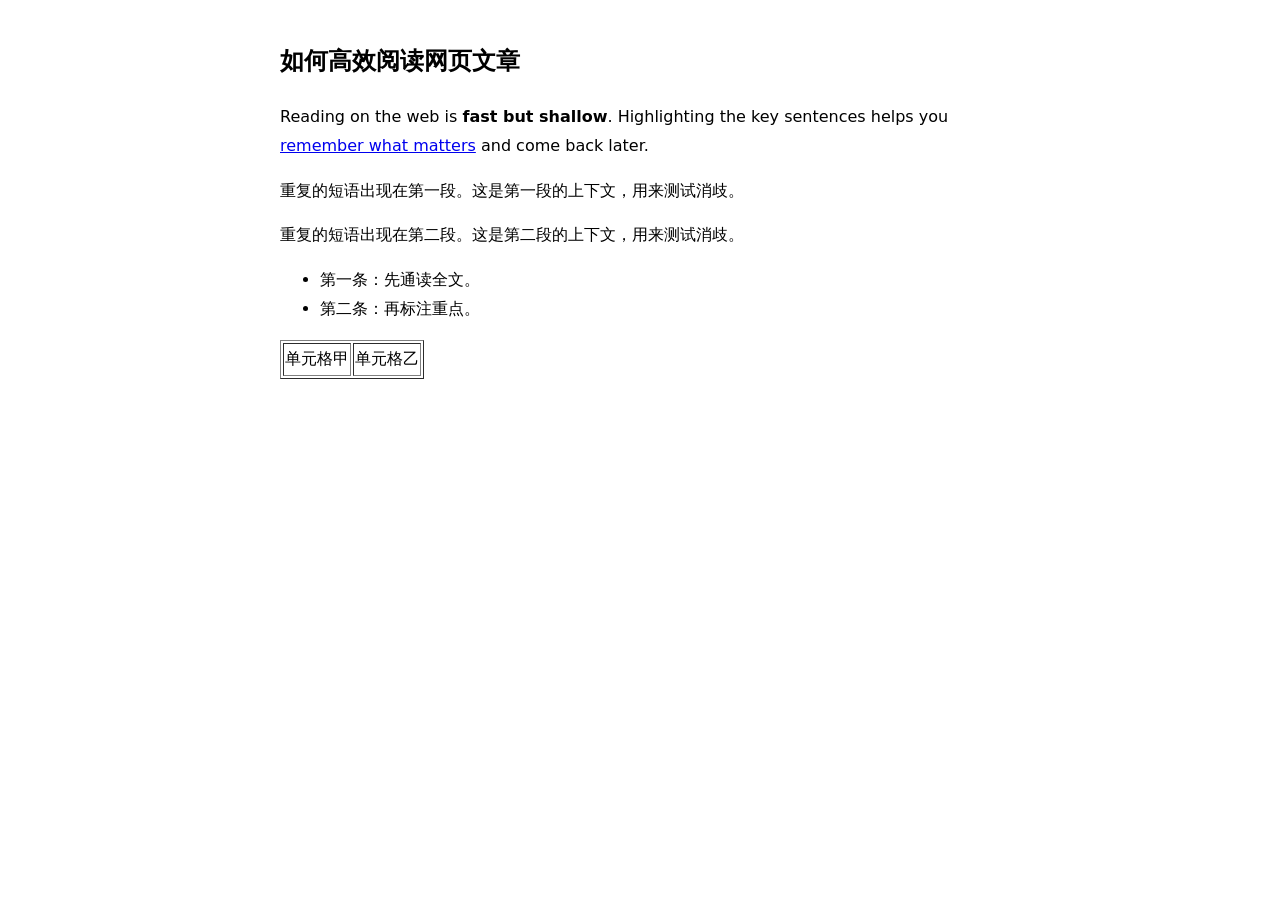
<file: test/index.html>
<!doctype html>
<html lang="zh-CN">
<head>
  <meta charset="utf-8" />
  <title>WebComment 测试文章</title>
  <link rel="stylesheet" href="../src/content/highlight.css" />
  <style>
    body { max-width: 720px; margin: 40px auto; padding: 0 16px; font: 16px/1.8 system-ui, "Microsoft YaHei", sans-serif; }
    /* Simulates hostile site CSS */
    mark { background: red; padding: 10px; }
    div { position: relative; }
  </style>
  <script src="chrome-mock.js"></script>
</head>
<body>
  <article>
    <h1>如何高效阅读网页文章</h1>
    <p id="lead">Reading on the web is <b>fast but shallow</b>. Highlighting the key sentences helps you <a href="#x">remember what matters</a> and come back later.</p>
    <p id="rep1">重复的短语出现在第一段。这是第一段的上下文，用来测试消歧。</p>
    <p id="rep2">重复的短语出现在第二段。这是第二段的上下文，用来测试消歧。</p>
    <ul>
      <li>第一条：先通读全文。</li>
      <li>第二条：再标注重点。</li>
    </ul>
    <table border="1">
      <tr><td>单元格甲</td><td>单元格乙</td></tr>
    </table>
    <div id="lazy"></div>
  </article>
  <script>
    // Content that appears later, like lazy-loaded / SPA-rendered text.
    setTimeout(() => {
      document.getElementById('lazy').innerHTML = '<p id="lazyp">这段文字是延迟两秒加载的内容。</p>';
    }, 2000);
  </script>
  <script>
    // "#shifted" variant: same URL key, but the page content changed since the notes were made.
    if (location.hash === '#shifted') {
      const p = document.createElement('p');
      p.textContent = '【新插入的段落】页面改版后在文章开头多了一段话，所有文字的位置都往后移了。重复的短语也出现在这里。';
      document.querySelector('article').prepend(p);
      const lead = document.getElementById('lead');
      lead.innerHTML = lead.innerHTML.replace(/ /g, '\n   ');
    }
  </script>
  <script src="../src/shared/core.js"></script>
  <script src="../src/content/anchor.js"></script>
  <script src="../src/content/highlighter.js"></script>
  <script src="../src/content/ui.js"></script>
  <script src="../src/content/content.js"></script>
  <script>
    // Test helper: select the text of `needle` inside element `id` (can span inline children).
    window.__select = (id, needle, occurrence = 0) => {
      const root = document.getElementById(id);
      const idx = WCN.anchor.buildIndex(root);
      let at = -1;
      for (let i = 0; i <= occurrence; i++) at = idx.text.indexOf(needle, at + 1);
      if (at < 0) throw new Error('needle not found');
      const pos = (off) => {
        const n = WCN.anchor.nodeAt(idx, off);
        return [idx.nodes[n], off - idx.starts[n]];
      };
      const r = document.createRange();
      r.setStart(...pos(at));
      const [en, eo] = pos(at + needle.length - 1);
      r.setEnd(en, eo + 1);
      getSelection().removeAllRanges();
      getSelection().addRange(r);
      return getSelection().toString();
    };
  </script>
</body>
</html>
</file>
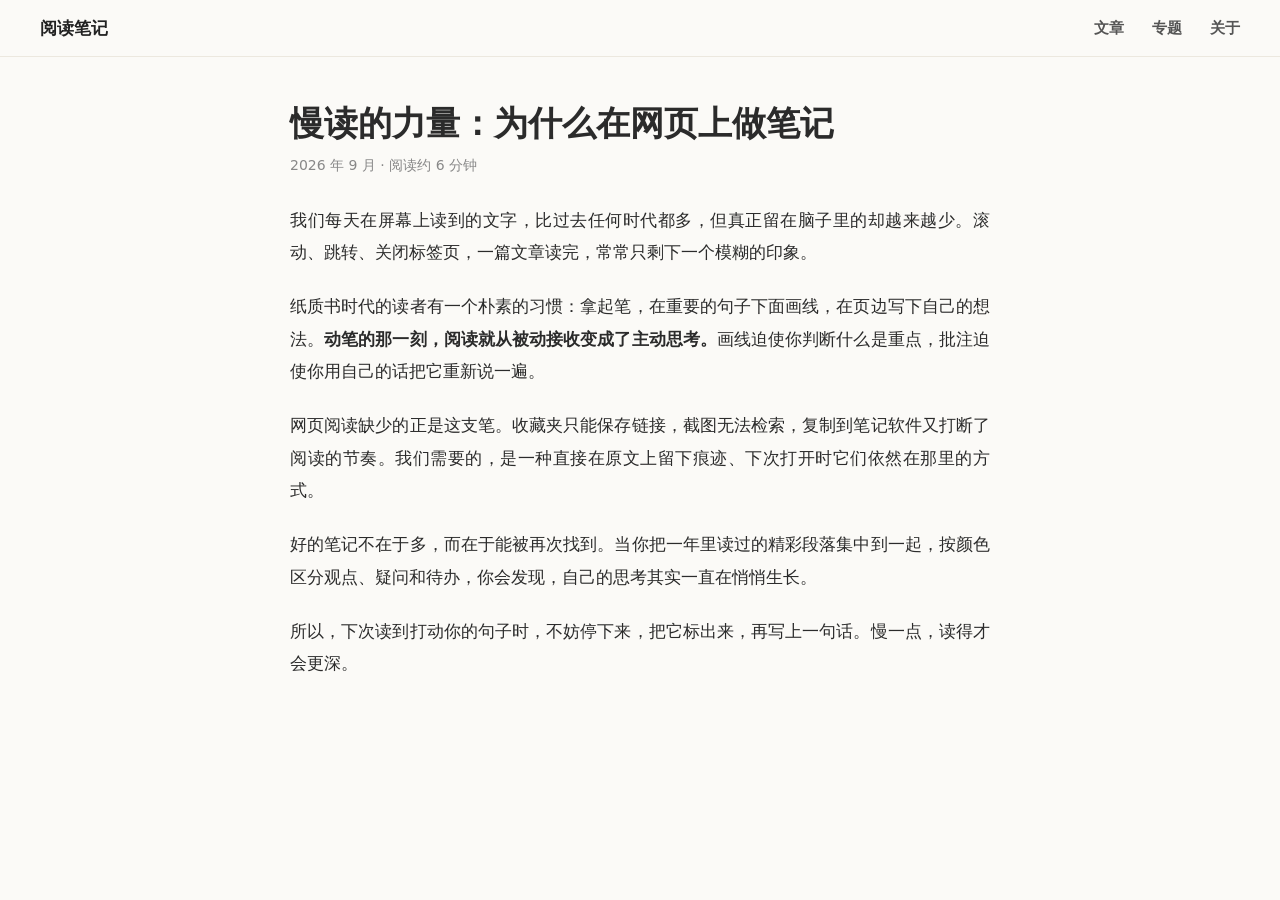
<file: docs/demo-article.html>
<!doctype html>
<html lang="zh-CN">
<head>
  <!-- Plain demo article (no extension code) used by scripts/screenshots.js with the real extension loaded. -->
  <meta charset="utf-8" />
  <title>慢读的力量：为什么在网页上做笔记</title>
  <style>
    body { margin: 0; background: #fbfaf7; color: #2b2b2b; font: 17px/1.9 "Noto Serif SC", "Songti SC", "SimSun", Georgia, serif; }
    .nav { height: 56px; display: flex; align-items: center; padding: 0 40px; border-bottom: 1px solid #ece8df; font: 600 15px/1 system-ui, "Microsoft YaHei", sans-serif; color: #555; gap: 28px; }
    .nav b { color: #222; font-size: 17px; margin-right: auto; }
    article { max-width: 700px; margin: 44px auto; padding: 0 20px; }
    h1 { font-size: 34px; line-height: 1.35; margin: 0 0 10px; }
    .byline { font: 14px system-ui, "Microsoft YaHei", sans-serif; color: #888; margin-bottom: 30px; }
    p { margin: 0 0 22px; text-align: justify; }
  </style>
</head>
<body>
  <div class="nav"><b>阅读笔记</b><span>文章</span><span>专题</span><span>关于</span></div>
  <article>
    <h1>慢读的力量：为什么在网页上做笔记</h1>
    <div class="byline">2026 年 9 月 · 阅读约 6 分钟</div>
    <p id="p1">我们每天在屏幕上读到的文字，比过去任何时代都多，但真正留在脑子里的却越来越少。滚动、跳转、关闭标签页，一篇文章读完，常常只剩下一个模糊的印象。</p>
    <p id="p2">纸质书时代的读者有一个朴素的习惯：拿起笔，在重要的句子下面画线，在页边写下自己的想法。<strong>动笔的那一刻，阅读就从被动接收变成了主动思考。</strong>画线迫使你判断什么是重点，批注迫使你用自己的话把它重新说一遍。</p>
    <p id="p3">网页阅读缺少的正是这支笔。收藏夹只能保存链接，截图无法检索，复制到笔记软件又打断了阅读的节奏。我们需要的，是一种直接在原文上留下痕迹、下次打开时它们依然在那里的方式。</p>
    <p id="p4">好的笔记不在于多，而在于能被再次找到。当你把一年里读过的精彩段落集中到一起，按颜色区分观点、疑问和待办，你会发现，自己的思考其实一直在悄悄生长。</p>
    <p id="p5">所以，下次读到打动你的句子时，不妨停下来，把它标出来，再写上一句话。慢一点，读得才会更深。</p>
  </article>
</body>
</html>
</file>
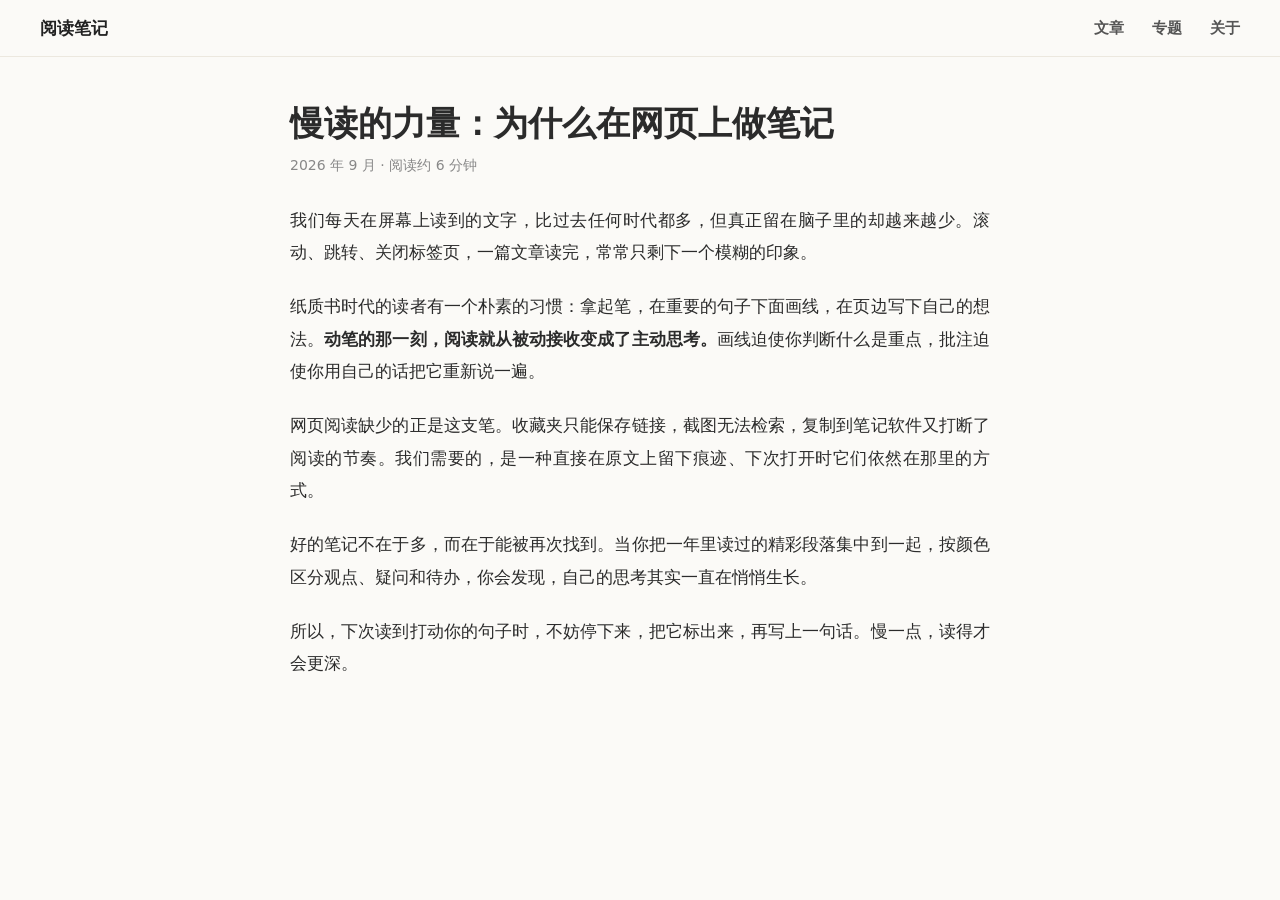
<file: store/demo.html>
<!doctype html>
<html lang="zh-CN">
<head>
  <meta charset="utf-8" />
  <title>慢读的力量：为什么在网页上做笔记</title>
  <link rel="stylesheet" href="../src/content/highlight.css" />
  <style>
    body { margin: 0; background: #fbfaf7; color: #2b2b2b; font: 17px/1.9 "Noto Serif SC", "Songti SC", "SimSun", Georgia, serif; }
    .nav { height: 56px; display: flex; align-items: center; padding: 0 40px; border-bottom: 1px solid #ece8df; font: 600 15px/1 system-ui, "Microsoft YaHei", sans-serif; color: #555; gap: 28px; }
    .nav b { color: #222; font-size: 17px; margin-right: auto; }
    article { max-width: 700px; margin: 44px auto; padding: 0 20px; }
    h1 { font-size: 34px; line-height: 1.35; margin: 0 0 10px; }
    .byline { font: 14px system-ui, "Microsoft YaHei", sans-serif; color: #888; margin-bottom: 30px; }
    p { margin: 0 0 22px; text-align: justify; }
  </style>
  <script src="../test/chrome-mock.js"></script>
</head>
<body>
  <div class="nav"><b>阅读笔记</b><span>文章</span><span>专题</span><span>关于</span></div>
  <article>
    <h1>慢读的力量：为什么在网页上做笔记</h1>
    <div class="byline">2026 年 9 月 · 阅读约 6 分钟</div>
    <p id="p1">我们每天在屏幕上读到的文字，比过去任何时代都多，但真正留在脑子里的却越来越少。滚动、跳转、关闭标签页，一篇文章读完，常常只剩下一个模糊的印象。</p>
    <p id="p2">纸质书时代的读者有一个朴素的习惯：拿起笔，在重要的句子下面画线，在页边写下自己的想法。<strong>动笔的那一刻，阅读就从被动接收变成了主动思考。</strong>画线迫使你判断什么是重点，批注迫使你用自己的话把它重新说一遍。</p>
    <p id="p3">网页阅读缺少的正是这支笔。收藏夹只能保存链接，截图无法检索，复制到笔记软件又打断了阅读的节奏。我们需要的，是一种直接在原文上留下痕迹、下次打开时它们依然在那里的方式。</p>
    <p id="p4">好的笔记不在于多，而在于能被再次找到。当你把一年里读过的精彩段落集中到一起，按颜色区分观点、疑问和待办，你会发现，自己的思考其实一直在悄悄生长。</p>
    <p id="p5">所以，下次读到打动你的句子时，不妨停下来，把它标出来，再写上一句话。慢一点，读得才会更深。</p>
  </article>
  <script src="../src/shared/core.js"></script>
  <script src="../src/content/anchor.js"></script>
  <script src="../src/content/highlighter.js"></script>
  <script src="../src/content/ui.js"></script>
  <script src="../src/content/content.js"></script>
  <script>
    window.__select = (id, needle) => {
      const idx = WCN.anchor.buildIndex(document.getElementById(id));
      const at = idx.text.indexOf(needle);
      const pos = (off) => { const n = WCN.anchor.nodeAt(idx, off); return [idx.nodes[n], off - idx.starts[n]]; };
      const r = document.createRange();
      r.setStart(...pos(at));
      const [en, eo] = pos(at + needle.length - 1);
      r.setEnd(en, eo + 1);
      getSelection().removeAllRanges();
      getSelection().addRange(r);
    };
  </script>
</body>
</html>
</file>
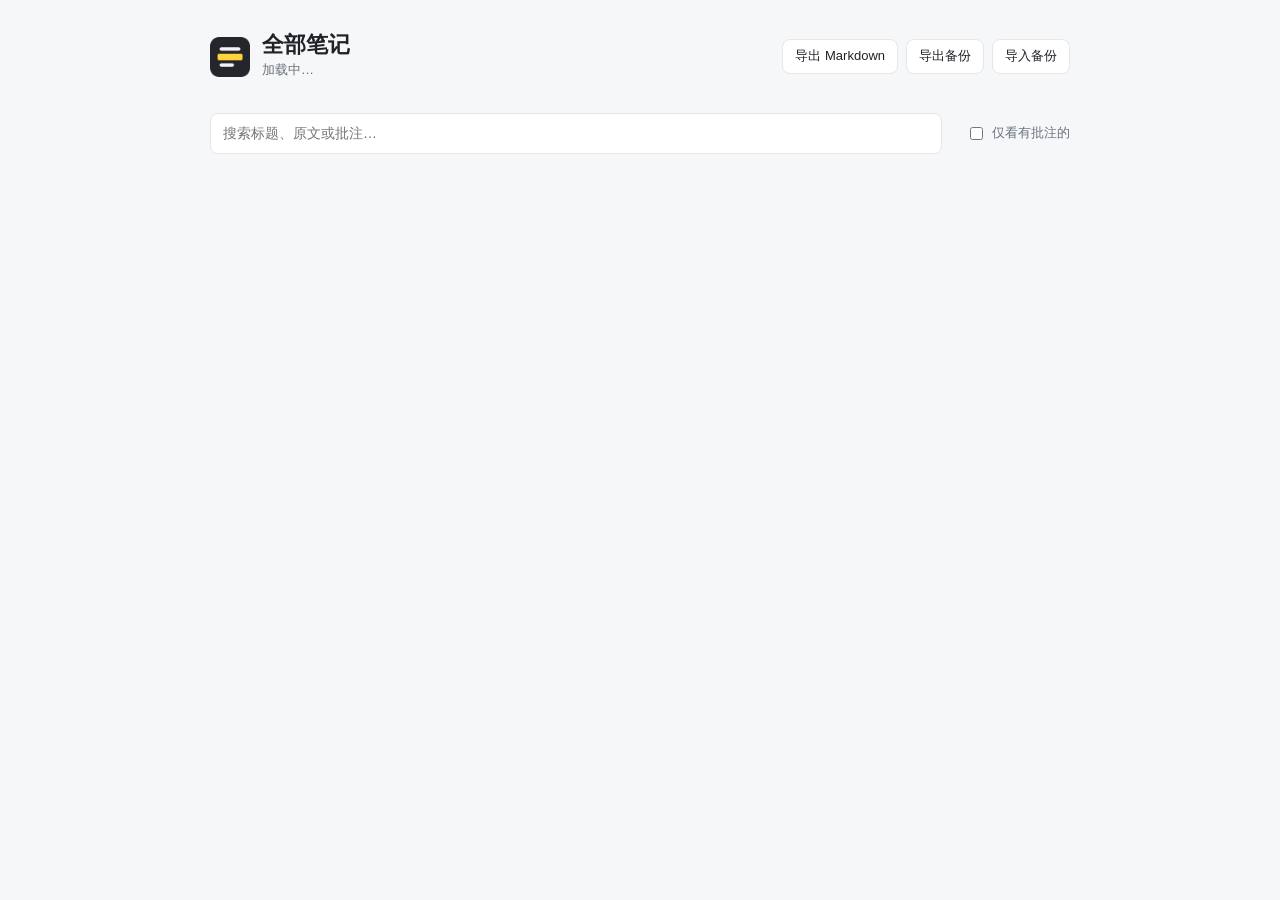
<file: src/manage/manage.html>
<!doctype html>
<html lang="zh-CN">
  <head>
    <meta charset="utf-8" />
    <meta name="viewport" content="width=device-width, initial-scale=1" />
    <title>WebComment · 全部笔记</title>
    <link rel="icon" href="../../icons/icon32.png" />
    <link rel="stylesheet" href="manage.css" />
  </head>
  <body>
    <header class="topbar">
      <div class="brand">
        <img src="../../icons/icon48.png" alt="" />
        <div>
          <h1>全部笔记</h1>
          <p id="stats">加载中…</p>
        </div>
      </div>
      <div class="tools">
        <button id="exportMd">导出 Markdown</button>
        <button id="exportJson">导出备份</button>
        <button id="importJson">导入备份</button>
        <input type="file" id="importFile" accept="application/json,.json" hidden />
      </div>
    </header>

    <div class="filters">
      <input type="search" id="search" placeholder="搜索标题、原文或批注…" autocomplete="off" />
      <div class="chips" id="colorChips"></div>
      <label class="check"><input type="checkbox" id="notesOnly" /> 仅看有批注的</label>
    </div>

    <main id="pages"></main>

    <div class="empty" id="empty" hidden>
      <strong id="emptyTitle">还没有任何笔记</strong>
      <p id="emptyText">在网页上选中文字即可高亮和批注，它们会汇总到这里。</p>
    </div>

    <div class="toast" id="toast" hidden></div>

    <script src="../shared/core.js"></script>
    <script src="manage.js"></script>
  </body>
</html>
</file>
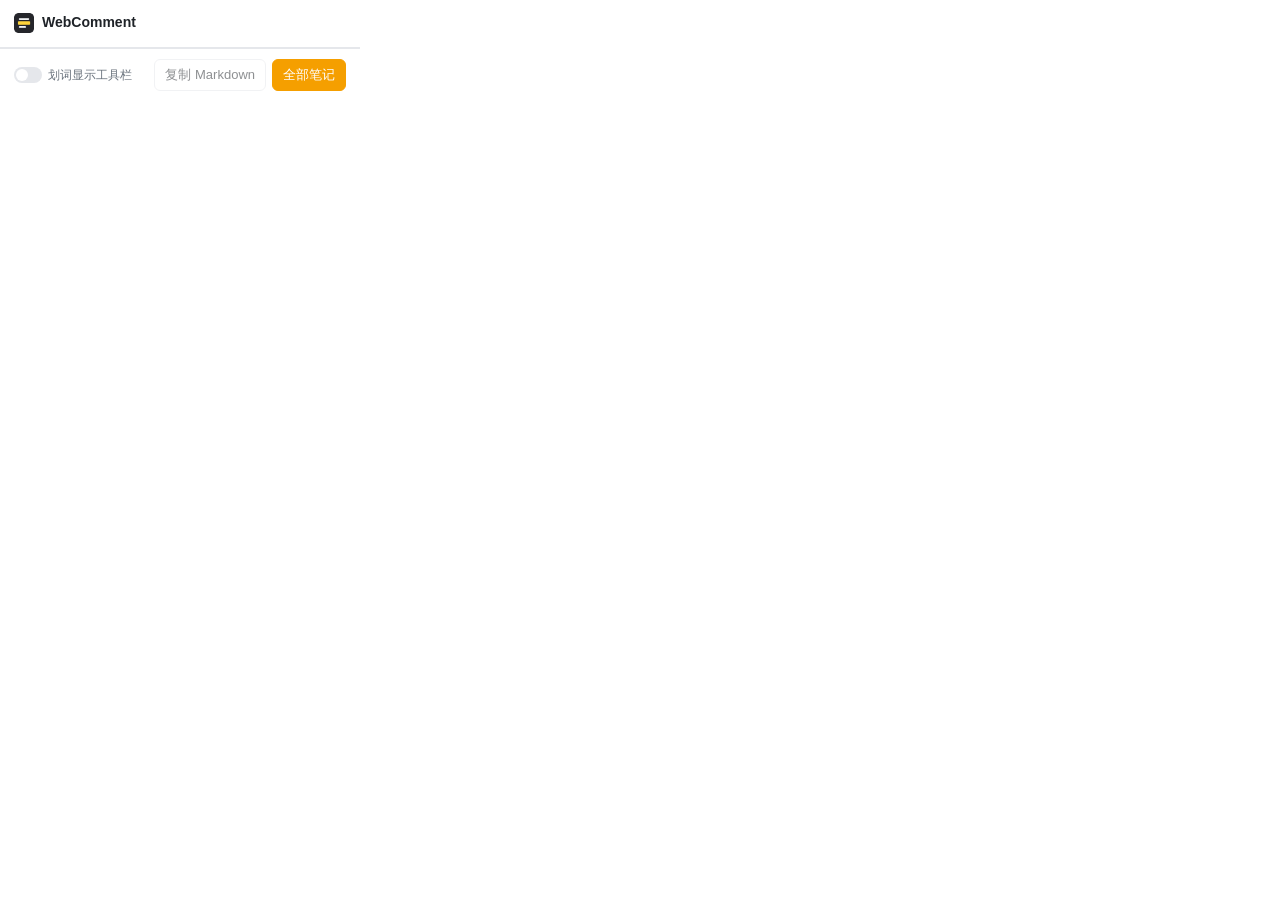
<file: src/popup/popup.html>
<!doctype html>
<html lang="zh-CN">
  <head>
    <meta charset="utf-8" />
    <title>WebComment</title>
    <link rel="stylesheet" href="popup.css" />
  </head>
  <body>
    <header>
      <div class="brand">
        <img src="../../icons/icon32.png" alt="" />
        <span>WebComment</span>
      </div>
      <span class="count" id="count" hidden></span>
    </header>

    <div class="page-title" id="pageTitle"></div>
    <div class="banner" id="banner" hidden>
      <span>页面在安装扩展前已打开，刷新后才能高亮。</span>
      <button id="reload">刷新</button>
    </div>

    <main id="list"></main>

    <div class="empty" id="empty" hidden>
      <div class="empty-icon"></div>
      <strong id="emptyTitle">还没有高亮</strong>
      <p id="emptyText">选中网页上的文字，点击弹出的色块即可高亮；点「批注」可以写下想法。下次打开这个网页会自动恢复。</p>
    </div>

    <footer>
      <label class="switch">
        <input type="checkbox" id="toolbarToggle" />
        <span class="track"></span>
        <span>划词显示工具栏</span>
      </label>
      <div class="actions">
        <button id="copyMd" disabled>复制 Markdown</button>
        <button id="openManage" class="primary">全部笔记</button>
      </div>
    </footer>

    <script src="../shared/core.js"></script>
    <script src="popup.js"></script>
  </body>
</html>
</file>
<file: src/content/highlight.css>
mark.wcn-hl {
  --wcn-bg: rgba(255, 212, 59, 0.5);
  --wcn-line: #e8a500;
  display: inline !important;
  background: var(--wcn-bg) !important;
  color: inherit !important;
  padding: 0 !important;
  margin: 0 !important;
  border: 0 !important;
  border-radius: 2px;
  box-shadow: none !important;
  cursor: pointer;
  -webkit-box-decoration-break: clone;
  box-decoration-break: clone;
  transition: background-color 0.2s;
}

mark.wcn-hl[data-wcn-color='yellow'] { --wcn-bg: rgba(255, 212, 59, 0.5); --wcn-line: #e8a500; }
mark.wcn-hl[data-wcn-color='green'] { --wcn-bg: rgba(105, 219, 124, 0.45); --wcn-line: #2f9e44; }
mark.wcn-hl[data-wcn-color='blue'] { --wcn-bg: rgba(116, 192, 252, 0.45); --wcn-line: #1c7ed6; }
mark.wcn-hl[data-wcn-color='pink'] { --wcn-bg: rgba(247, 131, 172, 0.42); --wcn-line: #d6336c; }
mark.wcn-hl[data-wcn-color='purple'] { --wcn-bg: rgba(177, 151, 252, 0.45); --wcn-line: #7048e8; }

mark.wcn-hl[data-wcn-note] {
  text-decoration: underline dashed var(--wcn-line) !important;
  text-decoration-thickness: 1.5px !important;
  text-underline-offset: 3px !important;
}

/* Little speech-bubble badge after the last segment of an annotated highlight. */
mark.wcn-hl.wcn-last[data-wcn-note]::after {
  content: '';
  display: inline-block;
  width: 0.8em;
  height: 0.8em;
  margin-left: 2px;
  vertical-align: super;
  background-color: var(--wcn-line);
  -webkit-mask: url("data:image/svg+xml,%3Csvg xmlns='http://www.w3.org/2000/svg' viewBox='0 0 24 24'%3E%3Cpath d='M4 3h16a2 2 0 0 1 2 2v11a2 2 0 0 1-2 2H9l-5 4v-4a2 2 0 0 1-2-2V5a2 2 0 0 1 2-2z'/%3E%3C/svg%3E") center / contain no-repeat;
  mask: url("data:image/svg+xml,%3Csvg xmlns='http://www.w3.org/2000/svg' viewBox='0 0 24 24'%3E%3Cpath d='M4 3h16a2 2 0 0 1 2 2v11a2 2 0 0 1-2 2H9l-5 4v-4a2 2 0 0 1-2-2V5a2 2 0 0 1 2-2z'/%3E%3C/svg%3E") center / contain no-repeat;
}

mark.wcn-hl.wcn-active {
  outline: 2px solid var(--wcn-line);
  outline-offset: 1px;
}

/* background is !important (to beat site styles), which animations can't override,
   so the flash pulses the outline instead. */
mark.wcn-hl.wcn-flash {
  outline: 3px solid transparent;
  outline-offset: 1px;
  animation: wcn-flash 0.6s ease-in-out 3;
}

@keyframes wcn-flash {
  50% { outline-color: var(--wcn-line); }
}
</file>
<file: src/manage/manage.css>
:root {
  --bg: #f6f7f9;
  --card: #ffffff;
  --soft: #f6f8fa;
  --hover: #f1f3f5;
  --border: #e5e7eb;
  --text: #1f2328;
  --muted: #6a737d;
  --faint: #8c959f;
  --accent: #f59f00;
  --danger: #e03131;
  color-scheme: light;
}

@media (prefers-color-scheme: dark) {
  :root {
    --bg: #0d1117;
    --card: #161b22;
    --soft: #0d1117;
    --hover: #21262d;
    --border: #30363d;
    --text: #e6edf3;
    --muted: #9198a1;
    --faint: #6e7681;
    --danger: #ff8182;
    color-scheme: dark;
  }
}

* { box-sizing: border-box; }

body {
  margin: 0;
  padding: 0 16px 64px;
  background: var(--bg);
  color: var(--text);
  font: 14px/1.6 -apple-system, BlinkMacSystemFont, "Segoe UI", "PingFang SC", "Microsoft YaHei", sans-serif;
}

[hidden] { display: none !important; }

button, input { font: inherit; color: inherit; }
button { cursor: pointer; }

.topbar, .filters, main, .empty {
  max-width: 860px;
  margin-inline: auto;
}

.topbar {
  display: flex;
  flex-wrap: wrap;
  align-items: center;
  justify-content: space-between;
  gap: 16px;
  padding: 32px 0 20px;
}

.brand { display: flex; align-items: center; gap: 12px; }
.brand img { width: 40px; height: 40px; }
.brand h1 { margin: 0; font-size: 22px; line-height: 1.2; }
.brand p { margin: 2px 0 0; color: var(--muted); font-size: 13px; }

.tools { display: flex; flex-wrap: wrap; gap: 8px; }

.tools button, .btn {
  padding: 6px 12px;
  border: 1px solid var(--border);
  border-radius: 8px;
  background: var(--card);
  font-size: 13px;
}

.tools button:hover, .btn:hover { background: var(--hover); }

.filters {
  position: sticky;
  top: 0;
  z-index: 2;
  display: flex;
  flex-wrap: wrap;
  align-items: center;
  gap: 12px;
  padding: 12px 0;
  background: var(--bg);
}

#search {
  flex: 1 1 260px;
  min-width: 0;
  padding: 8px 12px;
  border: 1px solid var(--border);
  border-radius: 8px;
  background: var(--card);
  outline: none;
}

#search:focus { border-color: var(--accent); box-shadow: 0 0 0 3px rgba(245, 159, 0, 0.18); }

.chips { display: flex; align-items: center; gap: 6px; }

.chip {
  width: 22px;
  height: 22px;
  padding: 0;
  border: 2px solid transparent;
  border-radius: 50%;
  background: var(--c);
  opacity: 0.35;
  transition: opacity 0.15s, transform 0.15s;
}

.chip:hover { transform: scale(1.1); }
.chip.on { opacity: 1; box-shadow: 0 0 0 2px var(--bg), 0 0 0 4px var(--c); }

.check { display: flex; align-items: center; gap: 6px; color: var(--muted); font-size: 13px; cursor: pointer; }

.card {
  margin-top: 16px;
  padding: 18px 20px 12px;
  border: 1px solid var(--border);
  border-radius: 12px;
  background: var(--card);
}

.card-head {
  display: flex;
  flex-wrap: wrap;
  align-items: flex-start;
  gap: 8px 12px;
  margin-bottom: 8px;
}

.card-title { flex: 1 1 300px; min-width: 0; }

.card-title a {
  display: flex;
  align-items: center;
  gap: 8px;
  color: var(--text);
  font-weight: 600;
  font-size: 15px;
  text-decoration: none;
  word-break: break-word;
}

.card-title a:hover { text-decoration: underline; }
.card-title img { width: 16px; height: 16px; flex: none; }

.card-sub {
  margin-top: 2px;
  color: var(--faint);
  font-size: 12px;
  word-break: break-all;
}

.card-actions { display: flex; gap: 4px; }

.link-btn {
  padding: 2px 8px;
  border: 0;
  border-radius: 6px;
  background: transparent;
  color: var(--muted);
  font-size: 12px;
}

.link-btn:hover { background: var(--hover); color: var(--text); }
.link-btn.danger:hover, .link-btn.confirm { background: rgba(224, 49, 49, 0.1); color: var(--danger); }

.hl {
  position: relative;
  padding: 10px 0 10px 16px;
  border-top: 1px solid var(--border);
}

.hl:first-of-type { border-top: 0; }

.hl::before {
  content: '';
  position: absolute;
  left: 0;
  top: 12px;
  bottom: 12px;
  width: 3px;
  border-radius: 3px;
  background: var(--c);
}

.hl-text { word-break: break-word; }

.hl-note {
  margin-top: 6px;
  padding: 6px 10px;
  border-radius: 8px;
  background: var(--soft);
  color: var(--muted);
  font-size: 13px;
  white-space: pre-wrap;
  word-break: break-word;
}

.hl-edit textarea {
  display: block;
  width: 100%;
  min-height: 80px;
  margin-top: 6px;
  padding: 8px 10px;
  border: 1px solid var(--accent);
  border-radius: 8px;
  background: var(--card);
  font: inherit;
  font-size: 13px;
  resize: vertical;
  outline: none;
}

.hl-edit .row { display: flex; justify-content: flex-end; gap: 6px; margin-top: 6px; }
.hl-edit .save { border-color: var(--accent); background: var(--accent); color: #fff; }

.hl-meta {
  display: flex;
  flex-wrap: wrap;
  align-items: center;
  gap: 4px;
  margin-top: 4px;
  color: var(--faint);
  font-size: 12px;
}

.hl-meta .spacer { flex: 1; }
.hl-actions { display: flex; gap: 2px; opacity: 0; transition: opacity 0.15s; }
.hl:hover .hl-actions, .hl:focus-within .hl-actions { opacity: 1; }

@media (hover: none) {
  .hl-actions { opacity: 1; }
}

mark.match { background: rgba(245, 159, 0, 0.35); color: inherit; border-radius: 2px; }

.empty {
  padding: 80px 16px;
  text-align: center;
  color: var(--muted);
}

.empty strong { display: block; color: var(--text); font-size: 16px; margin-bottom: 4px; }
.empty p { margin: 0; }

.toast {
  position: fixed;
  left: 50%;
  bottom: 32px;
  transform: translateX(-50%);
  padding: 8px 16px;
  border-radius: 8px;
  background: #25262b;
  color: #fff;
  font-size: 13px;
  box-shadow: 0 8px 24px rgba(0, 0, 0, 0.2);
}
</file>
<file: src/popup/popup.css>
:root {
  --bg: #ffffff;
  --bg-soft: #f6f8fa;
  --bg-hover: #f1f3f5;
  --border: #e5e7eb;
  --text: #1f2328;
  --muted: #6a737d;
  --faint: #8c959f;
  --accent: #f59f00;
  --accent-text: #ffffff;
  --danger: #e03131;
  color-scheme: light;
}

@media (prefers-color-scheme: dark) {
  :root {
    --bg: #1f2328;
    --bg-soft: #161a1f;
    --bg-hover: #2d333b;
    --border: #30363d;
    --text: #e6edf3;
    --muted: #9198a1;
    --faint: #6e7681;
    --danger: #ff8182;
    color-scheme: dark;
  }
}

* { box-sizing: border-box; }

body {
  width: 360px;
  margin: 0;
  background: var(--bg);
  color: var(--text);
  font: 13px/1.5 -apple-system, BlinkMacSystemFont, "Segoe UI", "PingFang SC", "Microsoft YaHei", sans-serif;
}

[hidden] { display: none !important; }

button {
  font: inherit;
  cursor: pointer;
}

header {
  display: flex;
  align-items: center;
  justify-content: space-between;
  padding: 12px 14px 4px;
}

.brand {
  display: flex;
  align-items: center;
  gap: 8px;
  font-weight: 600;
  font-size: 14px;
}

.brand img { width: 20px; height: 20px; }

.count {
  min-width: 22px;
  padding: 0 7px;
  border-radius: 999px;
  background: var(--accent);
  color: var(--accent-text);
  font-size: 12px;
  font-weight: 600;
  text-align: center;
}

.page-title {
  padding: 0 14px 10px;
  color: var(--muted);
  font-size: 12px;
  white-space: nowrap;
  overflow: hidden;
  text-overflow: ellipsis;
  border-bottom: 1px solid var(--border);
}

.banner {
  display: flex;
  align-items: center;
  gap: 8px;
  margin: 10px 14px 0;
  padding: 8px 10px;
  border-radius: 8px;
  background: rgba(245, 159, 0, 0.12);
  font-size: 12px;
}

.banner button {
  flex: none;
  padding: 3px 10px;
  border: 0;
  border-radius: 6px;
  background: var(--accent);
  color: var(--accent-text);
}

main {
  max-height: 400px;
  overflow-y: auto;
  padding: 6px 8px;
}

main:empty { display: none; }

.item {
  position: relative;
  padding: 8px 10px 8px 14px;
  border-radius: 8px;
  cursor: pointer;
}

.item::before {
  content: '';
  position: absolute;
  left: 4px;
  top: 10px;
  bottom: 10px;
  width: 3px;
  border-radius: 3px;
  background: var(--c);
}

.item:hover { background: var(--bg-hover); }

.text {
  display: -webkit-box;
  -webkit-line-clamp: 3;
  -webkit-box-orient: vertical;
  overflow: hidden;
  word-break: break-word;
}

.note {
  margin-top: 4px;
  padding: 4px 8px;
  border-radius: 6px;
  background: var(--bg-soft);
  color: var(--muted);
  font-size: 12px;
  white-space: pre-wrap;
  word-break: break-word;
  display: -webkit-box;
  -webkit-line-clamp: 4;
  -webkit-box-orient: vertical;
  overflow: hidden;
}

.meta {
  display: flex;
  align-items: center;
  gap: 6px;
  margin-top: 4px;
  color: var(--faint);
  font-size: 11px;
}

.tag {
  padding: 0 6px;
  border-radius: 4px;
  background: rgba(224, 49, 49, 0.1);
  color: var(--danger);
}

.del {
  margin-left: auto;
  padding: 2px 6px;
  border: 0;
  border-radius: 4px;
  background: transparent;
  color: var(--faint);
  font-size: 11px;
  opacity: 0;
}

.item:hover .del { opacity: 1; }
.del:hover { color: var(--danger); background: rgba(224, 49, 49, 0.1); }

.empty {
  padding: 28px 28px 24px;
  text-align: center;
  color: var(--muted);
}

.empty strong {
  display: block;
  color: var(--text);
  font-size: 14px;
  margin-bottom: 4px;
}

.empty p { margin: 0; font-size: 12px; }

.empty-icon {
  width: 44px;
  height: 44px;
  margin: 0 auto 10px;
  border-radius: 12px;
  background: linear-gradient(transparent 55%, rgba(255, 212, 59, 0.7) 55%, rgba(255, 212, 59, 0.7) 85%, transparent 85%),
    var(--bg-soft);
}

footer {
  display: flex;
  align-items: center;
  justify-content: space-between;
  gap: 8px;
  padding: 10px 14px 12px;
  border-top: 1px solid var(--border);
}

.actions { display: flex; gap: 6px; }

.actions button {
  padding: 5px 10px;
  border: 1px solid var(--border);
  border-radius: 6px;
  background: var(--bg);
  color: var(--text);
}

.actions button:hover:not(:disabled) { background: var(--bg-hover); }
.actions button:disabled { opacity: 0.5; cursor: default; }

.actions .primary {
  border-color: var(--accent);
  background: var(--accent);
  color: var(--accent-text);
}

.actions .primary:hover { filter: brightness(1.05); background: var(--accent); }

.switch {
  display: flex;
  align-items: center;
  gap: 6px;
  color: var(--muted);
  font-size: 12px;
  cursor: pointer;
  user-select: none;
}

.switch input { display: none; }

.track {
  position: relative;
  width: 28px;
  height: 16px;
  border-radius: 999px;
  background: var(--border);
  transition: background 0.15s;
}

.track::after {
  content: '';
  position: absolute;
  top: 2px;
  left: 2px;
  width: 12px;
  height: 12px;
  border-radius: 50%;
  background: #fff;
  transition: transform 0.15s;
}

.switch input:checked + .track { background: var(--accent); }
.switch input:checked + .track::after { transform: translateX(12px); }
</file>
